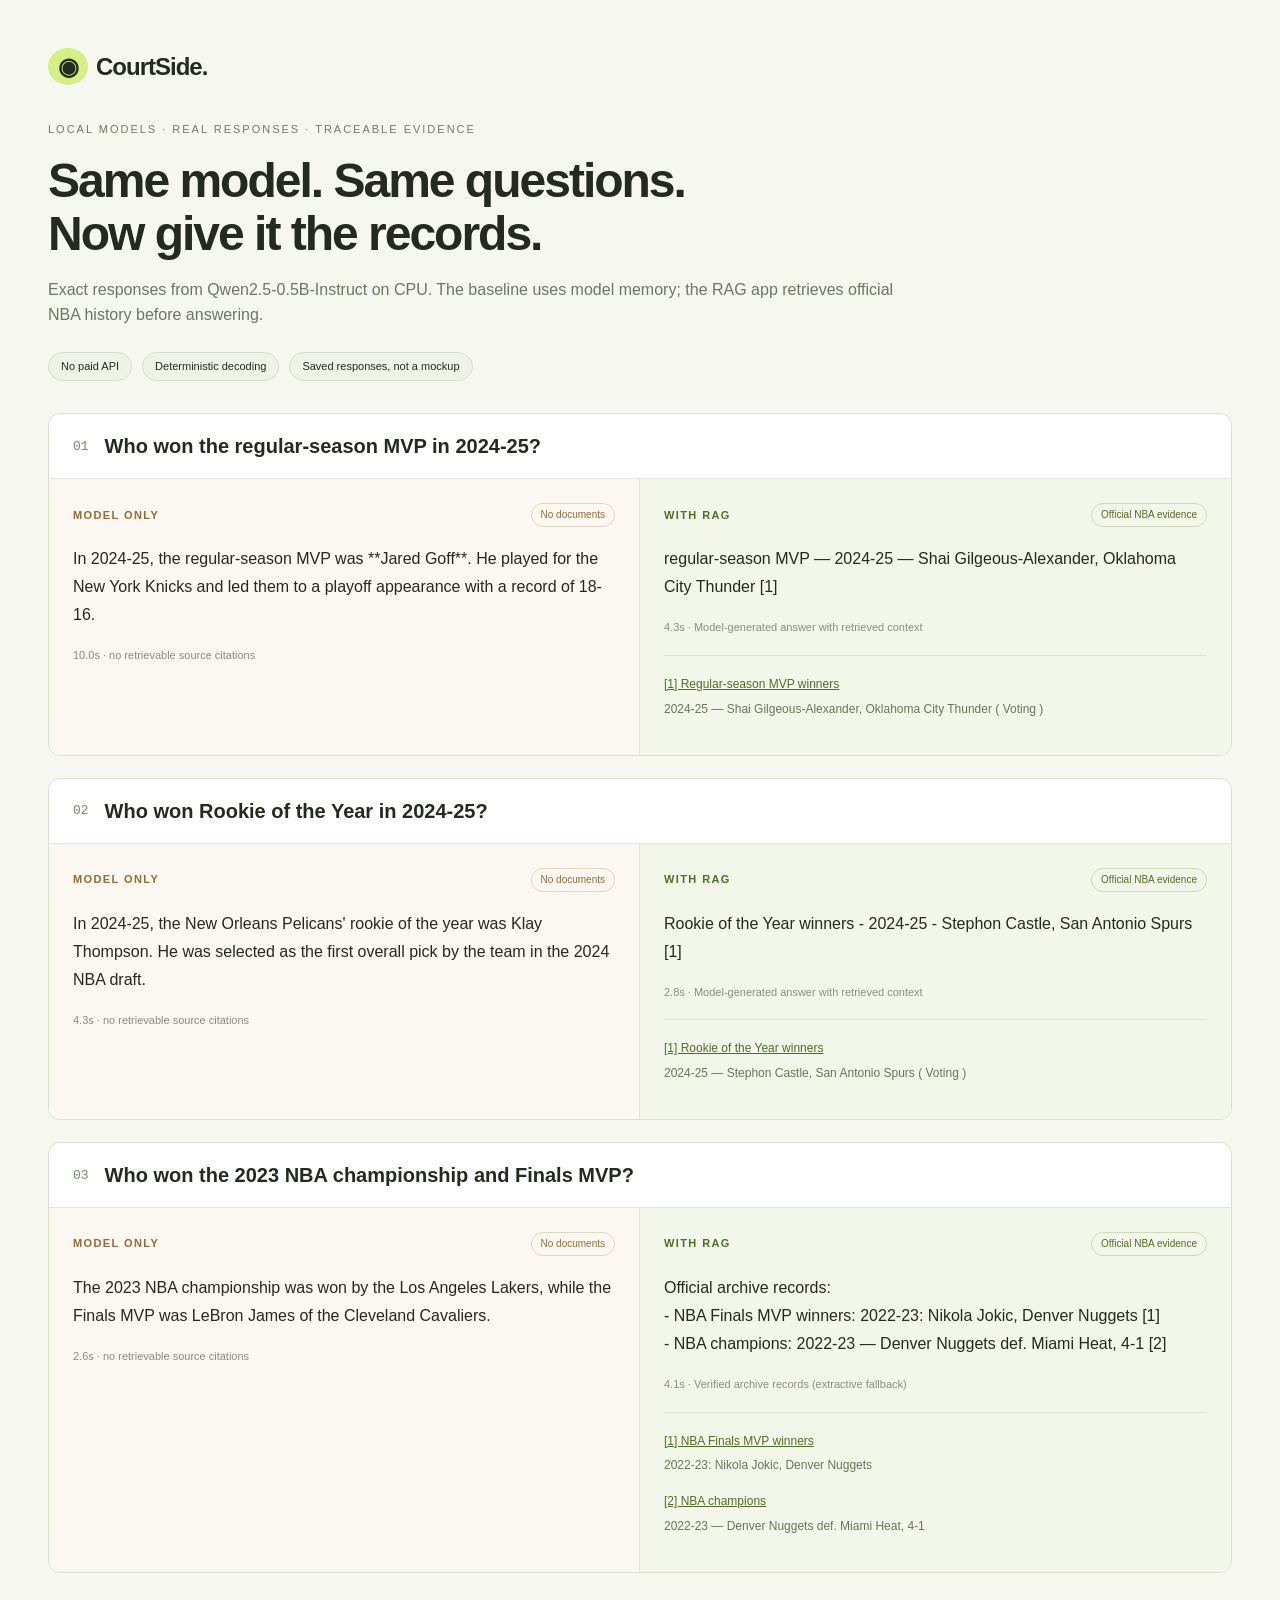
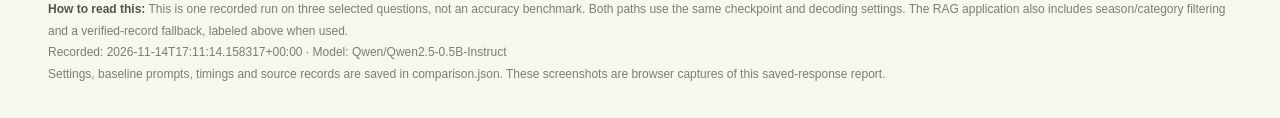
<file: docs/comparison.html>
<!doctype html><html lang="en"><head><meta charset="utf-8"><meta name="viewport" content="width=device-width,initial-scale=1"><title>CourtSide — real local model comparison</title><style>
*{box-sizing:border-box}body{margin:0;background:#f6f7ef;color:#252a20;font:16px/1.6 Arial,sans-serif}main{max-width:1280px;margin:auto;padding:48px 48px 32px}.brand{font-weight:800;font-size:24px;letter-spacing:-1px}.brand b{background:#d6ee83;border-radius:50%;padding:5px 10px;margin-right:8px}.eyebrow{font-size:11px;letter-spacing:2px;color:#727d60;margin-top:35px}h1{font-size:48px;line-height:1.1;letter-spacing:-2px;margin:16px 0}header p{color:#6d7761;max-width:860px}.chips{display:flex;gap:10px;margin:24px 0 32px}.chips span{font-size:11px;border:1px solid #d8dfcc;border-radius:20px;padding:5px 12px;background:#eff2e6}.example{border:1px solid #dce1d1;border-radius:12px;background:white;overflow:hidden;margin:22px 0}.question{display:flex;gap:16px;align-items:center;padding:18px 24px;border-bottom:1px solid #e4e8dc}.question>span{font:13px monospace;color:#7b8867}h2{font-size:20px;line-height:1.4;margin:0}.columns{display:grid;grid-template-columns:1fr 1fr}article{padding:24px}.baseline{background:#fbf7f1;border-right:1px solid #e2e5da}.rag{background:#f3f7e9}.label{font-size:11px;letter-spacing:1.4px;font-weight:bold;color:#946c35;display:flex;justify-content:space-between;align-items:center}.label span{font-size:10px;font-weight:normal;letter-spacing:0;border:1px solid #e3d6c1;border-radius:20px;padding:3px 9px}.rag .label{color:#526e26}.rag .label span{border-color:#cddcb5}.answer{white-space:pre-wrap;overflow-wrap:anywhere;margin:18px 0;line-height:1.75;font-size:16px}.timing{color:#8a8f7e;font-size:11px}.evidence{border-top:1px solid #dce5ce;margin-top:18px;padding-top:14px}.evidence a{font-size:12px;color:#526e26}.evidence p{font-size:12px;color:#68765a;margin:4px 0 12px}footer{color:#78816c;font-size:12px;margin-top:26px;line-height:1.8}footer strong{color:#4d5a3f}@media(max-width:700px){main{padding:24px 18px}.columns{grid-template-columns:1fr}.baseline{border-right:0;border-bottom:1px solid #e2e5da}h1{font-size:36px}.chips{flex-wrap:wrap}}
</style></head><body><main><header><div class="brand"><b>◉</b>CourtSide.</div><div class="eyebrow">LOCAL MODELS · REAL RESPONSES · TRACEABLE EVIDENCE</div><h1>Same model. Same questions.<br>Now give it the records.</h1><p>Exact responses from Qwen2.5-0.5B-Instruct on CPU. The baseline uses model memory; the RAG app retrieves official NBA history before answering.</p><div class="chips"><span>No paid API</span><span>Deterministic decoding</span><span>Saved responses, not a mockup</span></div></header><section class="example"><div class="question"><span>01</span><h2>Who won the regular-season MVP in 2024-25?</h2></div>
<div class="columns"><article class="baseline"><div class="label">MODEL ONLY <span>No documents</span></div><div class="answer">In 2024-25, the regular-season MVP was **Jared Goff**. He played for the New York Knicks and led them to a playoff appearance with a record of 18-16.</div><div class="timing">10.0s · no retrievable source citations</div></article>
<article class="rag"><div class="label">WITH RAG <span>Official NBA evidence</span></div><div class="answer">regular-season MVP — 2024-25 — Shai Gilgeous-Alexander, Oklahoma City Thunder [1]</div><div class="timing">4.3s · Model-generated answer with retrieved context</div><div class="evidence"><a href="https://www.nba.com/news/history-mvp-award-winners">[1] Regular-season MVP winners</a><p>2024-25 — Shai Gilgeous-Alexander, Oklahoma City Thunder ( Voting )</p></div></article></div></section><section class="example"><div class="question"><span>02</span><h2>Who won Rookie of the Year in 2024-25?</h2></div>
<div class="columns"><article class="baseline"><div class="label">MODEL ONLY <span>No documents</span></div><div class="answer">In 2024-25, the New Orleans Pelicans&#x27; rookie of the year was Klay Thompson. He was selected as the first overall pick by the team in the 2024 NBA draft.</div><div class="timing">4.3s · no retrievable source citations</div></article>
<article class="rag"><div class="label">WITH RAG <span>Official NBA evidence</span></div><div class="answer">Rookie of the Year winners - 2024-25 - Stephon Castle, San Antonio Spurs [1]</div><div class="timing">2.8s · Model-generated answer with retrieved context</div><div class="evidence"><a href="https://www.nba.com/news/history-rookie-of-the-year-winners">[1] Rookie of the Year winners</a><p>2024-25 — Stephon Castle, San Antonio Spurs ( Voting )</p></div></article></div></section><section class="example"><div class="question"><span>03</span><h2>Who won the 2023 NBA championship and Finals MVP?</h2></div>
<div class="columns"><article class="baseline"><div class="label">MODEL ONLY <span>No documents</span></div><div class="answer">The 2023 NBA championship was won by the Los Angeles Lakers, while the Finals MVP was LeBron James of the Cleveland Cavaliers.</div><div class="timing">2.6s · no retrievable source citations</div></article>
<article class="rag"><div class="label">WITH RAG <span>Official NBA evidence</span></div><div class="answer">Official archive records:
- NBA Finals MVP winners: 2022-23: Nikola Jokic, Denver Nuggets [1]
- NBA champions: 2022-23 — Denver Nuggets def. Miami Heat, 4-1 [2]</div><div class="timing">4.1s · Verified archive records (extractive fallback)</div><div class="evidence"><a href="https://www.nba.com/news/history-finals-mvp-winners">[1] NBA Finals MVP winners</a><p>2022-23: Nikola Jokic, Denver Nuggets</p><a href="https://www.nba.com/news/history-nba-champions">[2] NBA champions</a><p>2022-23 — Denver Nuggets def. Miami Heat, 4-1</p></div></article></div></section><footer><strong>How to read this:</strong> This is one recorded run on three selected questions, not an accuracy benchmark. Both paths use the same checkpoint and decoding settings. The RAG application also includes season/category filtering and a verified-record fallback, labeled above when used.<br>Recorded: 2026-11-14T17:11:14.158317+00:00 · Model: Qwen/Qwen2.5-0.5B-Instruct<br>Settings, baseline prompts, timings and source records are saved in comparison.json. These screenshots are browser captures of this saved-response report.</footer></main></body></html>
</file>
